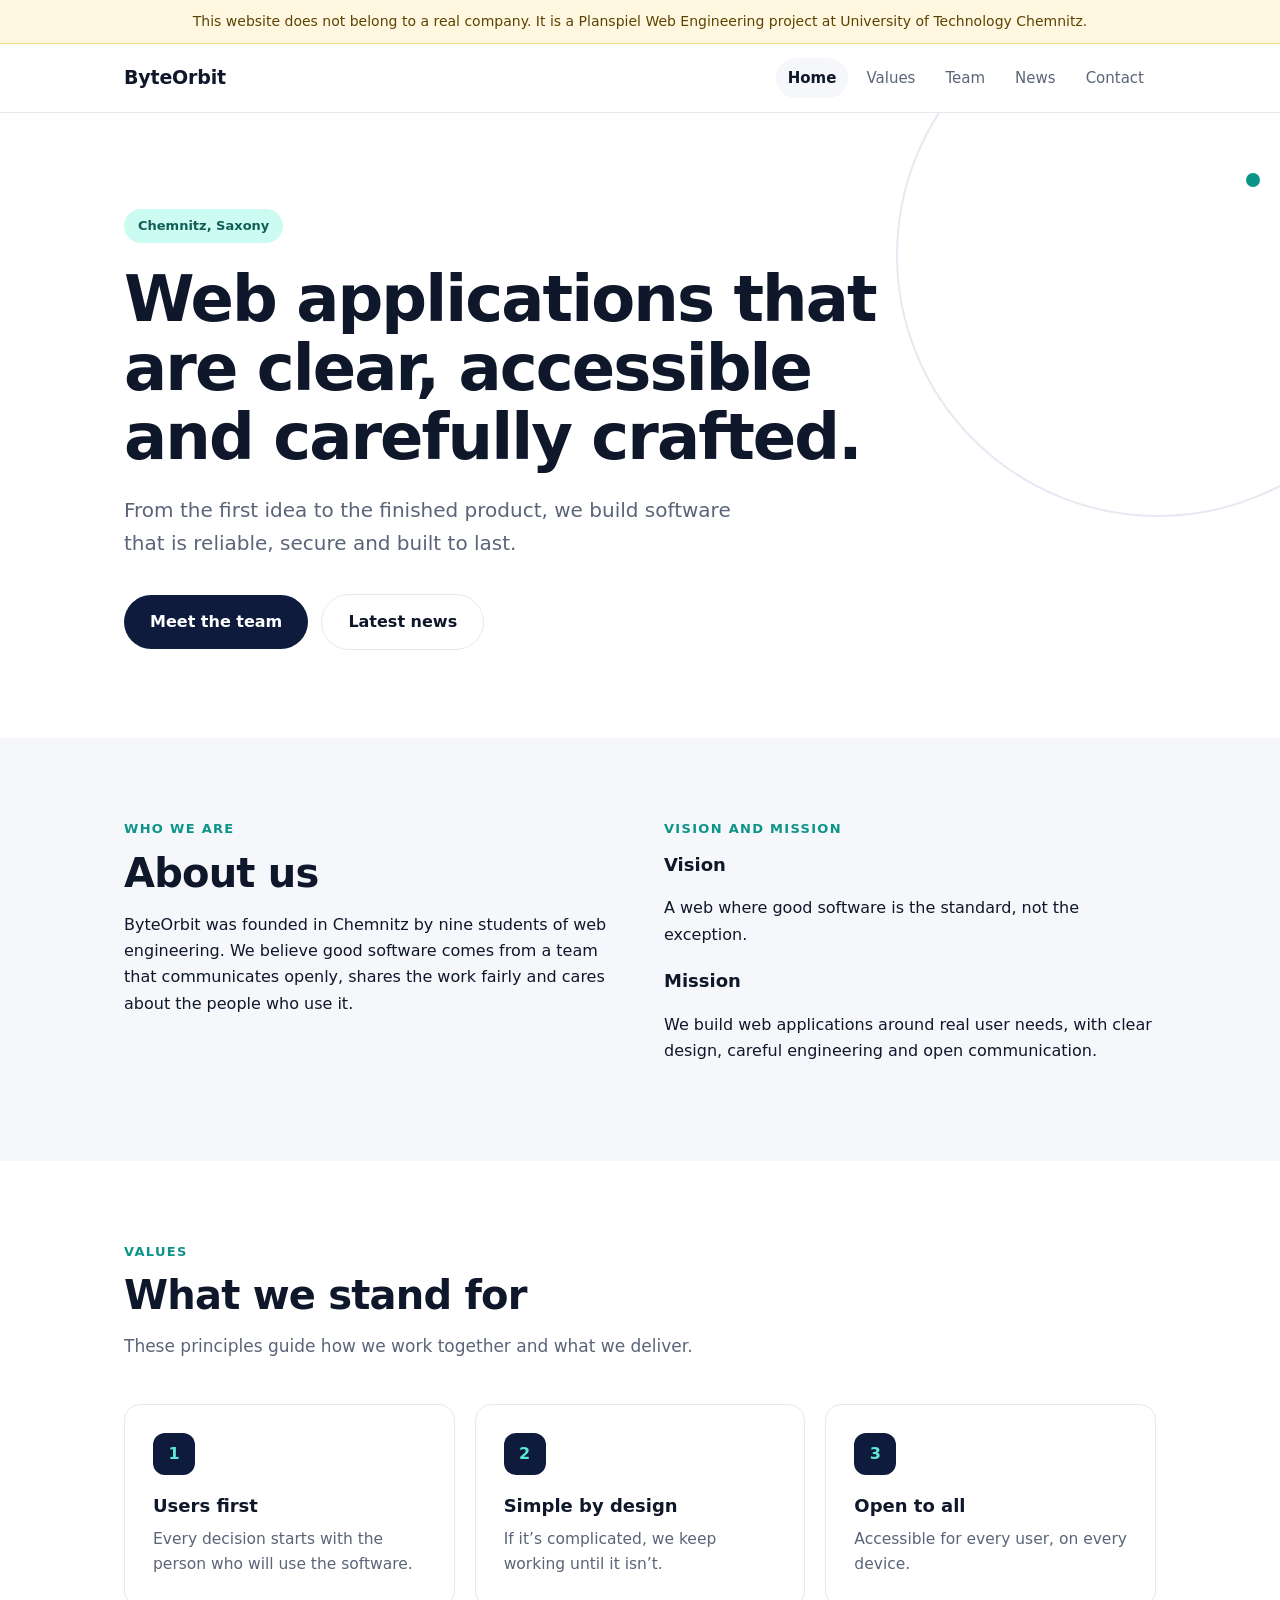
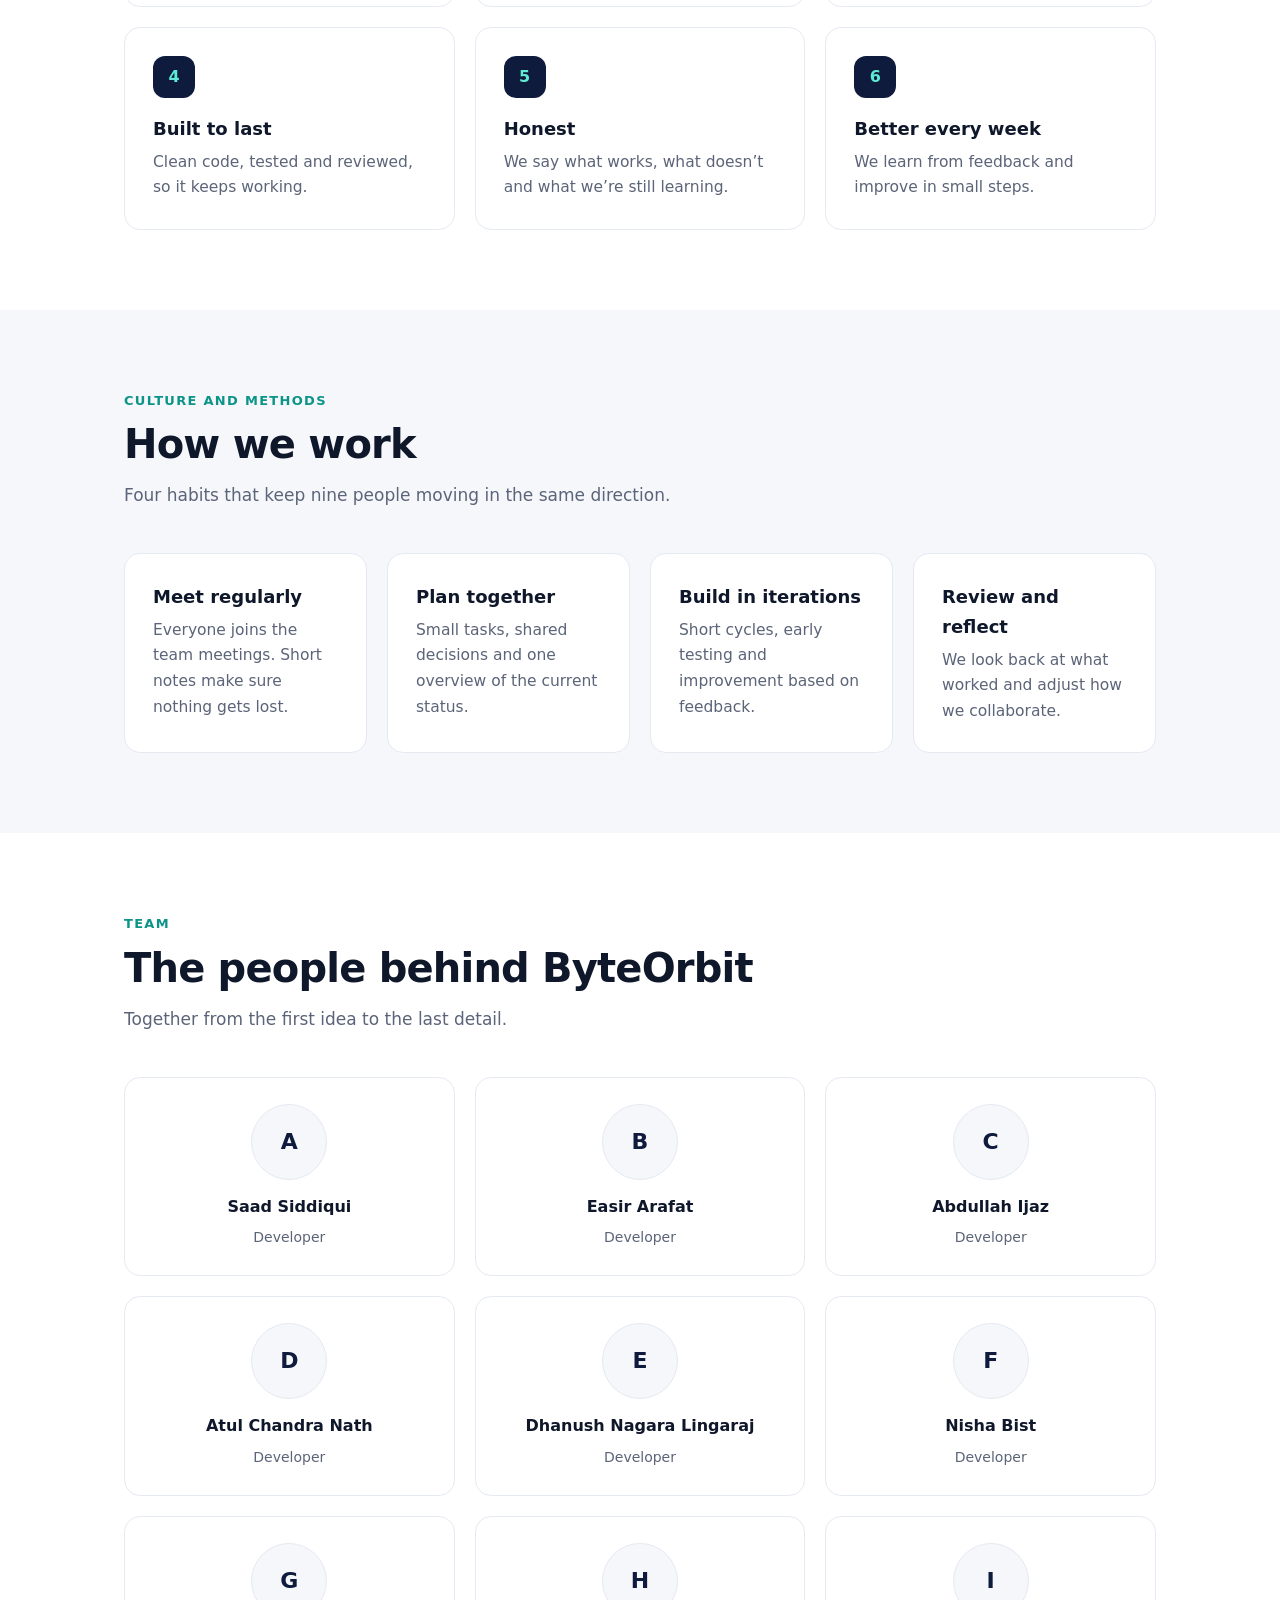
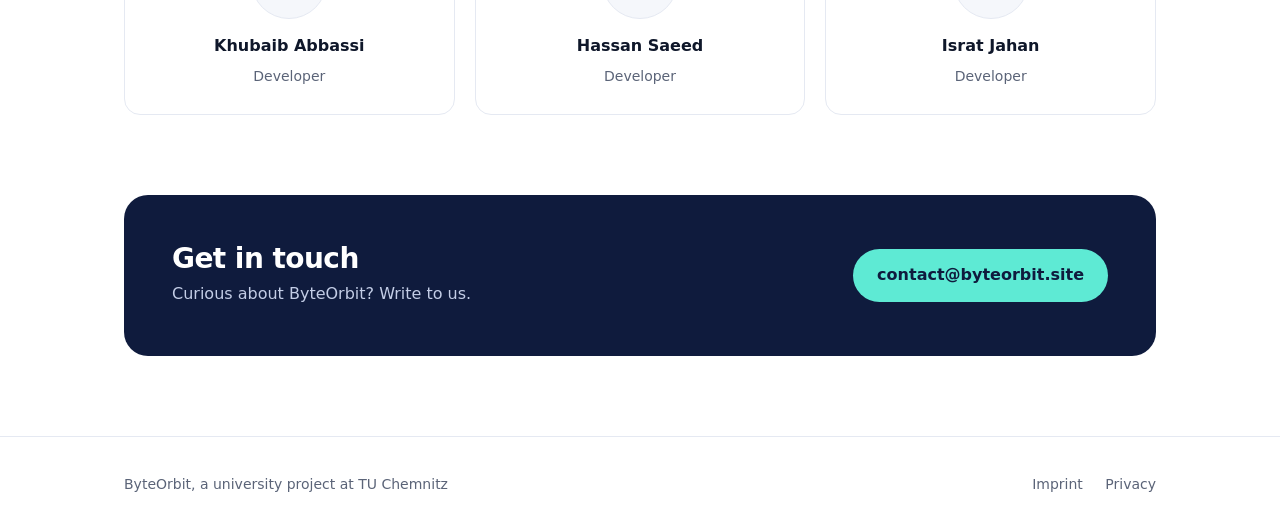
<file: index.html>
<!doctype html>
<html>

<!-- HEAD PART STARTS HERE -->
<head>
<meta charset="utf-8">
<meta name="viewport" content="width=device-width, initial-scale=1">
<title>ByteOrbit | University project, TU Chemnitz</title>
<link rel="icon" href="logo.svg" type="image/svg+xml">
<link rel="stylesheet" href="style.css">
</head>
<!-- HEAD PART ENDS HERE -->


<!-- BODY PART STARTS HERE -->
<body>


<!-- TOP HEADING ABOUT OUR SITE NOT BEING A REAL COMPANY -->
<div class="disclaimer" role="note">This website does not belong to a real company. It is a Planspiel Web Engineering project at University of Technology Chemnitz.</div>
<!-- TOP HEADING ABOUT OUR SITE NOT BEING A REAL COMPANY -->


<!-- NAVBAR -->
<header class="site-header">
<div class="wrap">
<a class="brand" href="index.html">ByteOrbit</a>
<nav class="nav" aria-label="Main">
<a href="index.html" aria-current="page">Home</a>
<a href="index.html#values">Values</a>
<a href="index.html#team">Team</a>
<a href="news.html">News</a>
<a href="index.html#contact">Contact</a>
</nav>
</div>
</header>
<!-- NAVBAR END -->

<!-- MAIN STARTS -->
<main>


<!-- HERO HEADING TOP -->
<section class="hero">
<div class="wrap">
<span class="pill">Chemnitz, Saxony</span>
<h1>Web applications that are clear, accessible and carefully crafted.</h1>
<p class="lead">From the first idea to the finished product, we build software that is reliable, secure and built to last.</p>
<a class="btn" href="#team">Meet the team</a>
<a class="btn ghost" href="news.html">Latest news</a>
</div>
</section>
<!-- HERO HEADING TOP ENDS HERE -->


<!-- ABOUT US SECTION -->
<section class="soft" id="about">
<div class="wrap grid cols-2">
<div>
<p class="eyebrow">Who we are</p>
<h2>About us</h2>
<p>ByteOrbit was founded in Chemnitz by nine students of web engineering. We believe good software comes from a team that communicates openly, shares the work fairly and cares about the people who use it.</p>
</div>
<div>
<p class="eyebrow">Vision and mission</p>
<h3>Vision</h3>
<p>A web where good software is the standard, not the exception.</p>
<h3 style="margin-top:18px">Mission</h3>
<p>We build web applications around real user needs, with clear design, careful engineering and open communication.</p>
</div>
</div>
</section>
<!-- ABOUT US SECTION ENDS HERE -->


<!-- OUR VALUES SECTION -->
<section id="values">
<div class="wrap">
<p class="eyebrow">Values</p>
<h2>What we stand for</h2>
<p class="sub">These principles guide how we work together and what we deliver.</p>
<div class="grid cols-3">
<div class="card"><div class="icon">1</div><h3>Users first</h3><p>Every decision starts with the person who will use the software.</p></div>
<div class="card"><div class="icon">2</div><h3>Simple by design</h3><p>If it’s complicated, we keep working until it isn’t.</p></div>
<div class="card"><div class="icon">3</div><h3>Open to all</h3><p>Accessible for every user, on every device.</p></div>
<div class="card"><div class="icon">4</div><h3>Built to last</h3><p>Clean code, tested and reviewed, so it keeps working.</p></div>
<div class="card"><div class="icon">5</div><h3>Honest</h3><p>We say what works, what doesn’t and what we’re still learning.</p></div>
<div class="card"><div class="icon">6</div><h3>Better every week</h3><p>We learn from feedback and improve in small steps.</p></div>
</div>
</div>
</section>
<!-- OUR VALUES SECTION ENDS HERE -->


<!-- OUR CULTURE SECTION -->
<section class="soft" id="how">
<div class="wrap">
<p class="eyebrow">Culture and methods</p>
<h2>How we work</h2>
<p class="sub">Four habits that keep nine people moving in the same direction.</p>
<div class="grid cols-4">
<div class="card"><h3>Meet regularly</h3><p>Everyone joins the team meetings. Short notes make sure nothing gets lost.</p></div>
<div class="card"><h3>Plan together</h3><p>Small tasks, shared decisions and one overview of the current status.</p></div>
<div class="card"><h3>Build in iterations</h3><p>Short cycles, early testing and improvement based on feedback.</p></div>
<div class="card"><h3>Review and reflect</h3><p>We look back at what worked and adjust how we collaborate.</p></div>
</div>
</div>
</section>
<!-- OUR CULTURE SECTION ENDS HERE -->


<!-- OUR TEAM NAME SECTION -->
<section id="team">
<div class="wrap">
<p class="eyebrow">Team</p>
<h2>The people behind ByteOrbit</h2>
<p class="sub">Together from the first idea to the last detail.</p>
<div class="grid team-grid">
<div class="card member"><div class="avatar">A</div><h3>Saad Siddiqui</h3><p>Developer</p></div>
<div class="card member"><div class="avatar">B</div><h3>Easir Arafat</h3><p>Developer</p></div>
<div class="card member"><div class="avatar">C</div><h3>Abdullah Ijaz</h3><p>Developer</p></div>
<div class="card member"><div class="avatar">D</div><h3>Atul Chandra Nath</h3><p>Developer</p></div>
<div class="card member"><div class="avatar">E</div><h3>Dhanush Nagara Lingaraj</h3><p>Developer</p></div>
<div class="card member"><div class="avatar">F</div><h3>Nisha Bist</h3><p>Developer</p></div>
<div class="card member"><div class="avatar">G</div><h3>Khubaib Abbassi</h3><p>Developer</p></div>
<div class="card member"><div class="avatar">H</div><h3>Hassan Saeed</h3><p>Developer</p></div>
<div class="card member"><div class="avatar">I</div><h3>Israt Jahan</h3><p>Developer</p></div>
</div>
</div>
</section>
<!-- OUR TEAM NAME SECTION ENDS HERE -->


<!-- CONTACT US SECTION -->
<section id="contact" style="padding-top:0">
<div class="wrap">
<div class="cta">
<div>
<h2>Get in touch</h2>
<p>Curious about ByteOrbit? Write to us.</p>
</div>
<a href="mailto:contact@byteorbit.com">contact@byteorbit.site</a>
</div>
</div>
</section>
<!-- CONTACT US SECTION ENDS HERE-->


</main>
<!-- MAIN ENDS -->


<!-- FOOTER SECTION -->
<footer class="site-footer">
<div class="wrap">
<span>ByteOrbit, a university project at TU Chemnitz</span>
<nav aria-label="Legal">
<a href="imprint.html">Imprint</a>
<a href="privacy.html">Privacy</a>
</nav>
</div>
</footer>
<!-- FOOTER SECTION ENDS HERE -->


</body>
<!-- BODY PART STARTS HERE -->
</html>
</file>
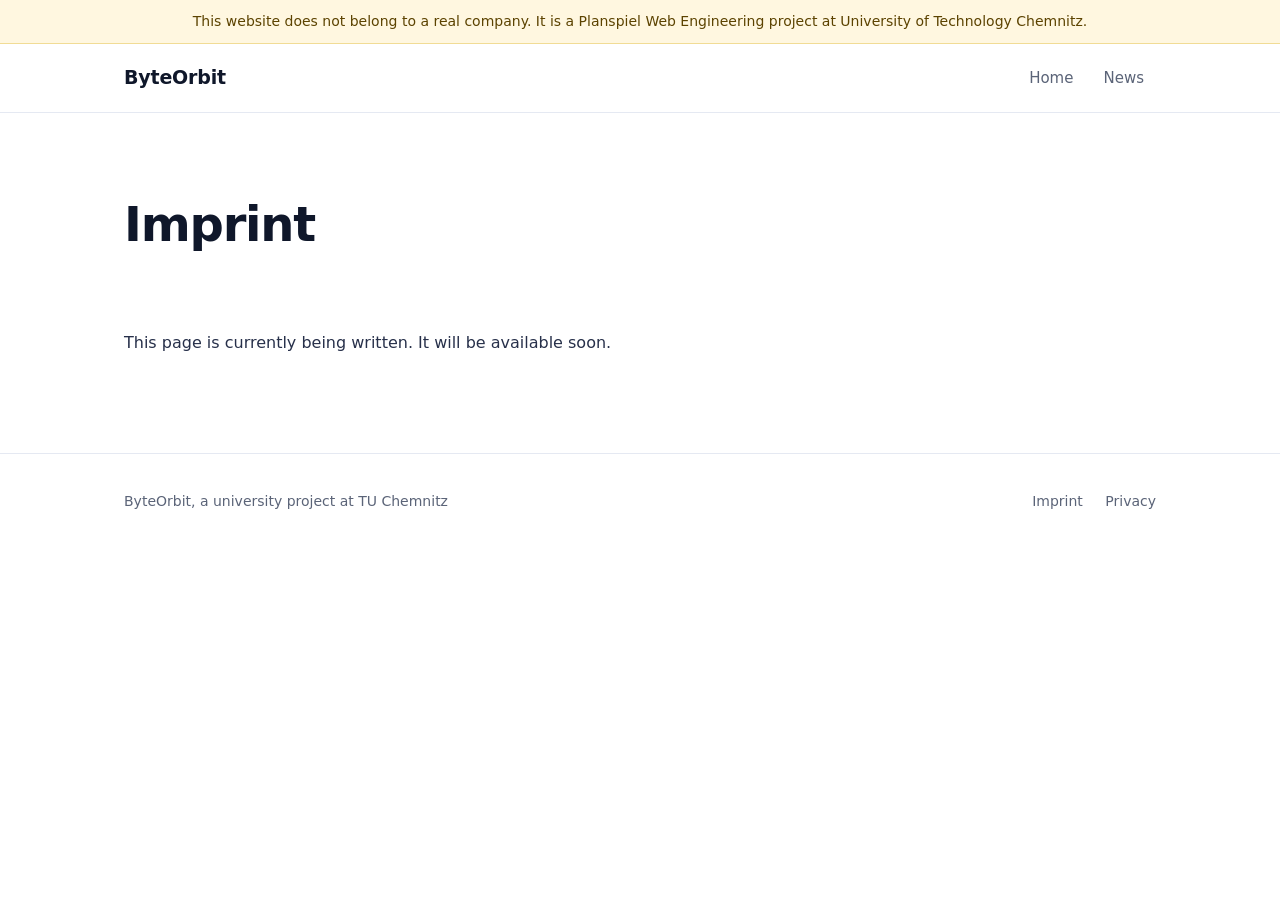
<file: imprint.html>
<!doctype html>
<html lang="en">
<head>
<meta charset="utf-8">
<meta name="viewport" content="width=device-width, initial-scale=1">
<title>Imprint | ByteOrbit</title>
<link rel="icon" href="logo.svg" type="image/svg+xml">
<link rel="stylesheet" href="style.css">
</head>
<body>

<div class="disclaimer" role="note">This website does not belong to a real company. It is a Planspiel Web Engineering project at University of Technology Chemnitz.</div>

<header class="site-header">
<div class="wrap">
<a class="brand" href="index.html">ByteOrbit</a>
<nav class="nav" aria-label="Main">
<a href="index.html">Home</a>
<!-- <a href="index.html#values">Values</a> -->
<!-- <a href="index.html#team">Team</a> -->
<a href="news.html">News</a>
<!-- <a href="index.html#contact">Contact</a> -->
</nav>
</div>
</header>

<main>
<div class="page-head">
<div class="wrap"><h1>Imprint</h1></div>
</div>
<section style="padding-top:16px">
<div class="wrap prose">
    <p>This page is currently being written. It will be available soon.</p>
</div>
</section>
</main>

<footer class="site-footer">
<div class="wrap">
<span>ByteOrbit, a university project at TU Chemnitz</span>
<nav aria-label="Legal">
<a href="imprint.html">Imprint</a>
<a href="privacy.html">Privacy</a>
</nav>
</div>
</footer>

</body>
</html>
</file>
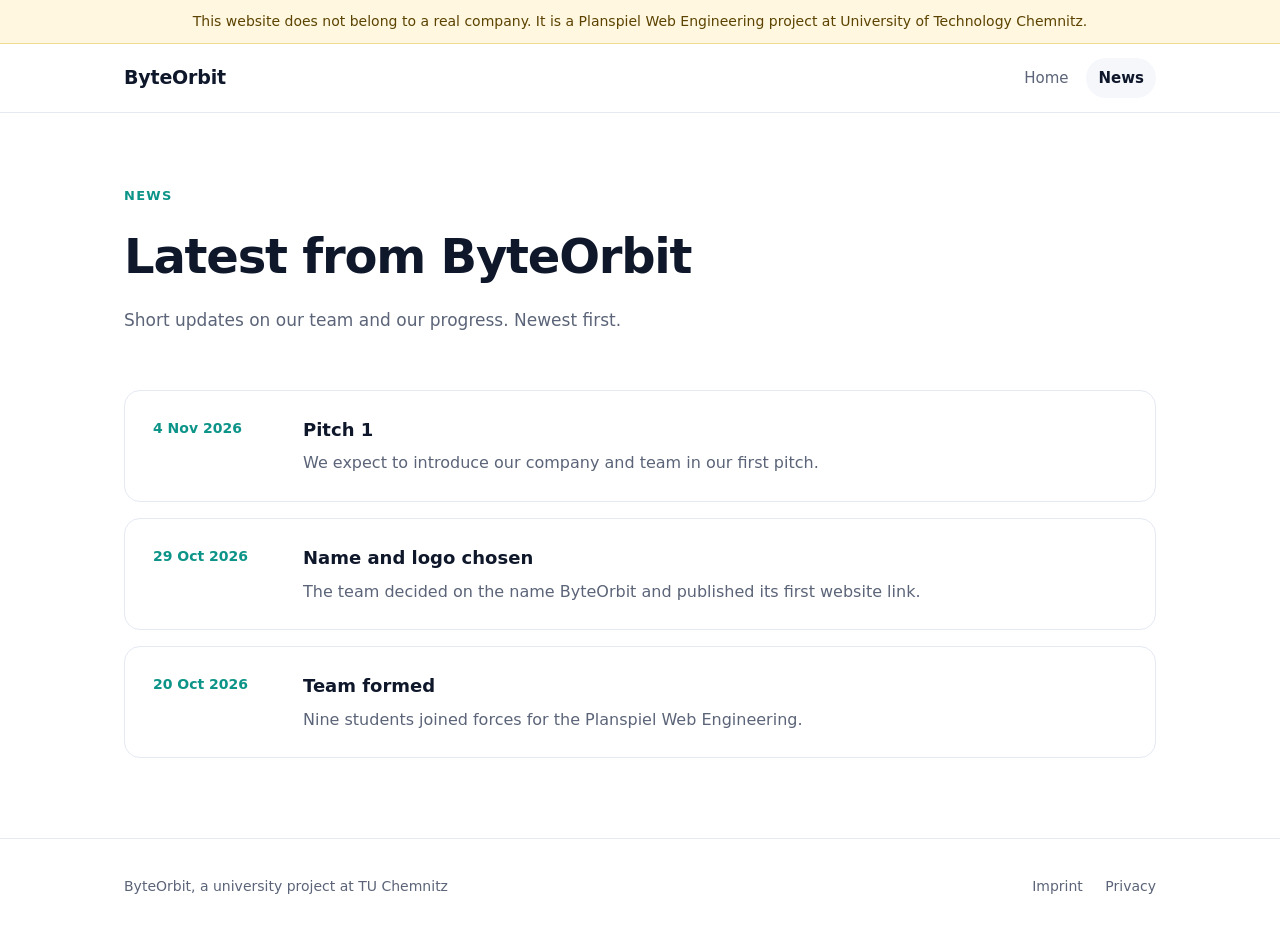
<file: news.html>
<!doctype html>
<html lang="en">
<head>
<meta charset="utf-8">
<meta name="viewport" content="width=device-width, initial-scale=1">
<title>News | ByteOrbit</title>
<link rel="icon" href="logo.svg" type="image/svg+xml">
<link rel="stylesheet" href="style.css">
</head>
<body>

<div class="disclaimer" role="note">This website does not belong to a real company. It is a Planspiel Web Engineering project at University of Technology Chemnitz.</div>

<header class="site-header">
<div class="wrap">
<a class="brand" href="index.html">ByteOrbit</a>
<nav class="nav" aria-label="Main">
<a href="index.html">Home</a>
<!-- <a href="index.html#values">Values</a> -->
<!-- <a href="index.html#team">Team</a> -->
<a href="news.html" aria-current="page">News</a>
<!-- <a href="index.html#contact">Contact</a> -->
</nav>
</div>
</header>

<main>
<div class="page-head">
<div class="wrap">
<p class="eyebrow">News</p>
<h1>Latest from ByteOrbit</h1>
<p class="sub" style="margin-bottom:0">Short updates on our team and our progress. Newest first.</p>
</div>
</div>

<section style="padding-top:32px">
<div class="wrap">
<ul class="news-list">
<li class="news-item"><time datetime="2026-11-04">4 Nov 2026</time><div><h3>Pitch 1</h3><p>We expect to introduce our company and team in our first pitch.</p></div></li>
<li class="news-item"><time datetime="2026-10-30">29 Oct 2026</time><div><h3>Name and logo chosen</h3><p>The team decided on the name ByteOrbit and published its first website link.</p></div></li>
<li class="news-item"><time datetime="2026-10-20">20 Oct 2026</time><div><h3>Team formed</h3><p>Nine students joined forces for the Planspiel Web Engineering.</p></div></li>
</ul>
</div>
</section>
</main>

<footer class="site-footer">
<div class="wrap">
<span>ByteOrbit, a university project at TU Chemnitz</span>
<nav aria-label="Legal">
<a href="imprint.html">Imprint</a>
<a href="privacy.html">Privacy</a>
</nav>
</div>
</footer>

</body>
</html>
</file>
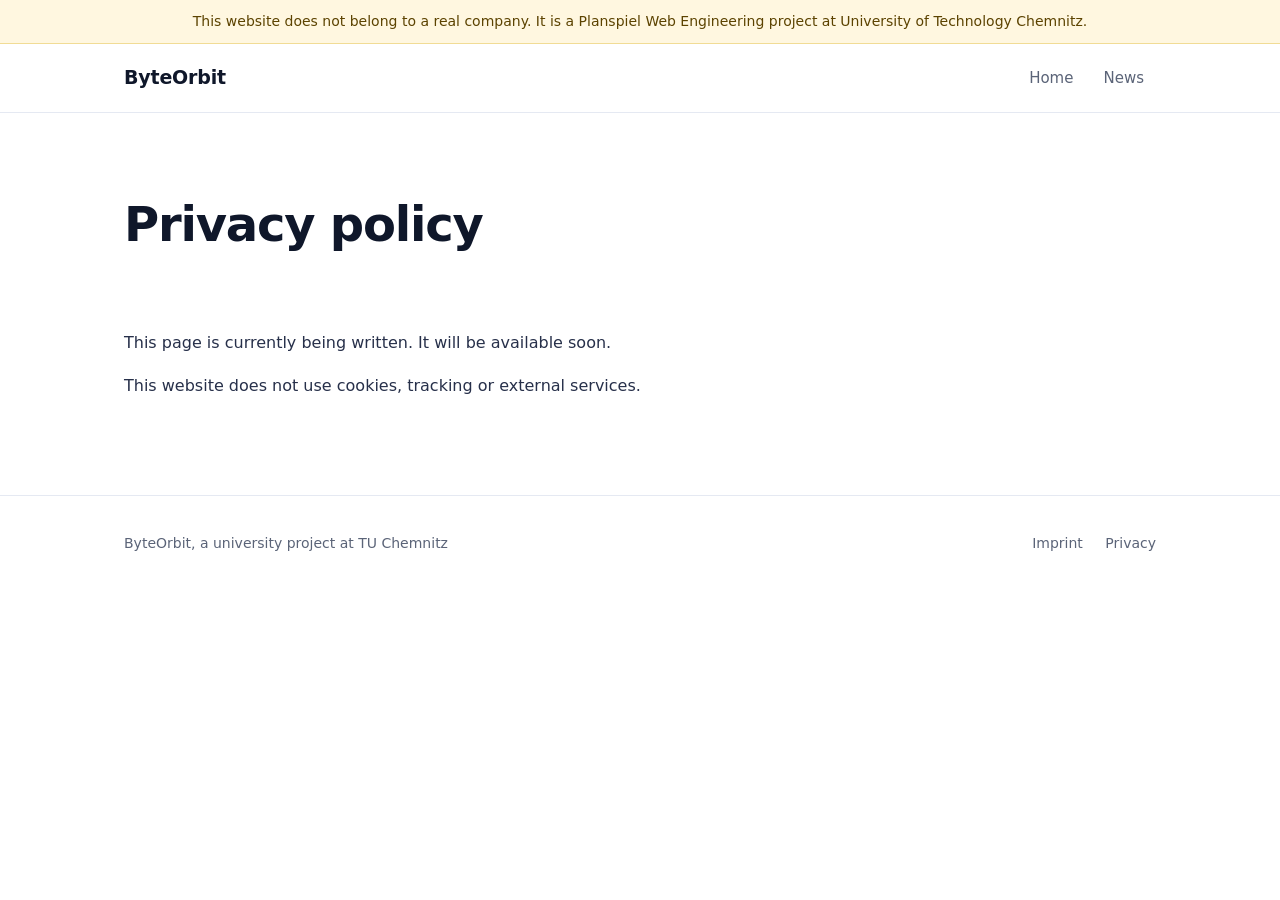
<file: privacy.html>
<!doctype html>
<html lang="en">
<head>
<meta charset="utf-8">
<meta name="viewport" content="width=device-width, initial-scale=1">
<title>Privacy | ByteOrbit</title>
<link rel="icon" href="logo.svg" type="image/svg+xml">
<link rel="stylesheet" href="style.css">
</head>
<body>

<div class="disclaimer" role="note">This website does not belong to a real company. It is a Planspiel Web Engineering project at University of Technology Chemnitz.</div>

<header class="site-header">
<div class="wrap">
<a class="brand" href="index.html">ByteOrbit</a>
<nav class="nav" aria-label="Main">
<a href="index.html">Home</a>
<!-- <a href="index.html#values">Values</a> -->
<!-- <a href="index.html#team">Team</a> -->
<a href="news.html">News</a>
<!-- <a href="index.html#contact">Contact</a> -->
</nav>
</div>
</header>

<main>
<div class="page-head">
<div class="wrap"><h1>Privacy policy</h1></div>
</div>
<section style="padding-top:16px">
<div class="wrap prose">
<p>This page is currently being written. It will be available soon.</p>
<p>This website does not use cookies, tracking or external services.</p>
</div>
</section>
</main>

<footer class="site-footer">
<div class="wrap">
<span>ByteOrbit, a university project at TU Chemnitz</span>
<nav aria-label="Legal">
<a href="imprint.html">Imprint</a>
<a href="privacy.html">Privacy</a>
</nav>
</div>
</footer>

</body>
</html>
</file>
<file: style.css>
:root{
  --bg:#ffffff;
  --soft:#f5f7fb;
  --ink:#0f172a;
  --muted:#5b6478;
  --line:#e5e9f2;
  --navy:#0f1b3d;
  --accent:#0d9488;
  --accent-soft:#ccfbf1;
  --warn-bg:#fff7e0;
  --warn-ink:#5c4300;
  --radius:16px;
  --max:1080px;
}
*{box-sizing:border-box}
html{scroll-behavior:smooth}
body{margin:0;font-family:system-ui,-apple-system,"Segoe UI",Roboto,Helvetica,Arial,sans-serif;color:var(--ink);background:var(--bg);line-height:1.65;-webkit-font-smoothing:antialiased}
img{max-width:100%}
a{color:var(--accent)}
.wrap{max-width:var(--max);margin:0 auto;padding:0 24px}

.disclaimer{background:var(--warn-bg);color:var(--warn-ink);font-size:14px;text-align:center;padding:10px 16px;border-bottom:1px solid #f1dc95}

.site-header{position:sticky;top:0;z-index:10;background:rgba(255,255,255,.92);backdrop-filter:blur(8px);border-bottom:1px solid var(--line)}
.site-header .wrap{display:flex;align-items:center;justify-content:space-between;gap:16px;min-height:68px;flex-wrap:wrap}
.brand{display:flex;align-items:center;gap:10px;text-decoration:none;color:var(--ink);font-weight:700;font-size:19px;letter-spacing:-.01em}
.brand img{width:34px;height:34px;display:block}
.nav{display:flex;gap:6px;flex-wrap:wrap}
.nav a{color:var(--muted);text-decoration:none;font-size:15px;padding:8px 12px;border-radius:999px}
.nav a:hover{color:var(--ink);background:var(--soft)}
.nav a[aria-current="page"]{color:var(--ink);background:var(--soft);font-weight:600}

.hero{padding:96px 0 88px;position:relative;overflow:hidden}
.hero::before{content:"";position:absolute;right:-140px;top:-120px;width:520px;height:520px;border-radius:50%;border:2px solid var(--line)}
.hero::after{content:"";position:absolute;right:20px;top:60px;width:14px;height:14px;border-radius:50%;background:var(--accent)}
.pill{display:inline-block;background:var(--accent-soft);color:#115e59;font-size:13px;font-weight:600;padding:6px 14px;border-radius:999px;margin-bottom:22px}
.hero h1{font-size:clamp(36px,6vw,64px);line-height:1.08;letter-spacing:-.03em;margin:0 0 22px;max-width:780px}
.hero p.lead{font-size:20px;color:var(--muted);max-width:620px;margin:0 0 34px}
.btn{display:inline-block;background:var(--navy);color:#fff;text-decoration:none;font-weight:600;padding:14px 26px;border-radius:999px}
.btn:hover{background:#1c2c5e}
.btn.ghost{background:transparent;color:var(--ink);border:1px solid var(--line);margin-left:8px}
.btn.ghost:hover{background:var(--soft)}

section{padding:80px 0}
section.soft{background:var(--soft)}
.eyebrow{color:var(--accent);font-size:13px;font-weight:700;letter-spacing:.1em;text-transform:uppercase;margin:0 0 10px}
h2{font-size:clamp(28px,4vw,40px);line-height:1.15;letter-spacing:-.02em;margin:0 0 14px}
h3{margin:0 0 6px;font-size:18px}
.sub{color:var(--muted);max-width:620px;margin:0 0 44px;font-size:17px}

.grid{display:grid;gap:20px}
.cols-3{grid-template-columns:repeat(auto-fit,minmax(260px,1fr))}
.cols-2{grid-template-columns:repeat(auto-fit,minmax(300px,1fr));gap:48px}
.card{background:var(--bg);border:1px solid var(--line);border-radius:var(--radius);padding:28px}
.card p{margin:0;color:var(--muted);font-size:15.5px}
.icon{width:42px;height:42px;border-radius:12px;background:var(--navy);color:#5eead4;display:flex;align-items:center;justify-content:center;font-weight:700;margin-bottom:16px}

.cols-4{grid-template-columns:repeat(4,1fr)}
.team-grid{grid-template-columns:repeat(3,1fr)}
@media(max-width:900px){.cols-4{grid-template-columns:repeat(2,1fr)}}
@media(max-width:560px){.cols-4,.team-grid{grid-template-columns:1fr 1fr}}
.member{text-align:center;padding:26px 16px}
.avatar{width:76px;height:76px;border-radius:50%;background:var(--soft);border:1px solid var(--line);color:var(--navy);display:flex;align-items:center;justify-content:center;font-weight:700;font-size:22px;margin:0 auto 14px}
.member h3{font-size:16px}
.member p{font-size:14px}

.news-list{list-style:none;margin:0;padding:0;display:grid;gap:16px}
.news-item{display:grid;grid-template-columns:130px 1fr;gap:20px;background:var(--bg);border:1px solid var(--line);border-radius:var(--radius);padding:24px 28px}
.news-item time{color:var(--accent);font-weight:600;font-size:14px;padding-top:2px}
.news-item p{margin:0;color:var(--muted)}
@media(max-width:620px){.news-item{grid-template-columns:1fr;gap:6px}}

.page-head{padding:72px 0 24px}
.page-head h1{font-size:clamp(32px,5vw,48px);letter-spacing:-.025em;margin:0 0 10px}
.wrap.prose{max-width:var(--max)}
.prose > *{max-width:720px}
.prose h2{font-size:22px;margin:36px 0 8px;letter-spacing:-.01em}
.prose p,.prose li{color:#27304a;font-size:16px}

.cta{background:var(--navy);color:#fff;border-radius:24px;padding:48px;display:flex;flex-wrap:wrap;gap:24px;align-items:center;justify-content:space-between}
.cta h2{color:#fff;margin:0 0 6px;font-size:28px}
.cta p{margin:0;color:#c3cde6}
.cta a{color:var(--navy);background:#5eead4;text-decoration:none;font-weight:600;padding:13px 24px;border-radius:999px}

.site-footer{border-top:1px solid var(--line);padding:36px 0;color:var(--muted);font-size:14px}
.site-footer .wrap{display:flex;flex-wrap:wrap;gap:12px 28px;justify-content:space-between;align-items:center}
.site-footer a{color:var(--muted);margin-left:18px;text-decoration:none}
.site-footer a:hover{color:var(--ink);text-decoration:underline}
.site-footer nav a:first-child{margin-left:0}

@media(max-width:640px){
  .hero{padding:64px 0 56px}
  section{padding:56px 0}
  .btn.ghost{margin:10px 0 0}
  .cta{padding:32px 24px}
}
</file>
